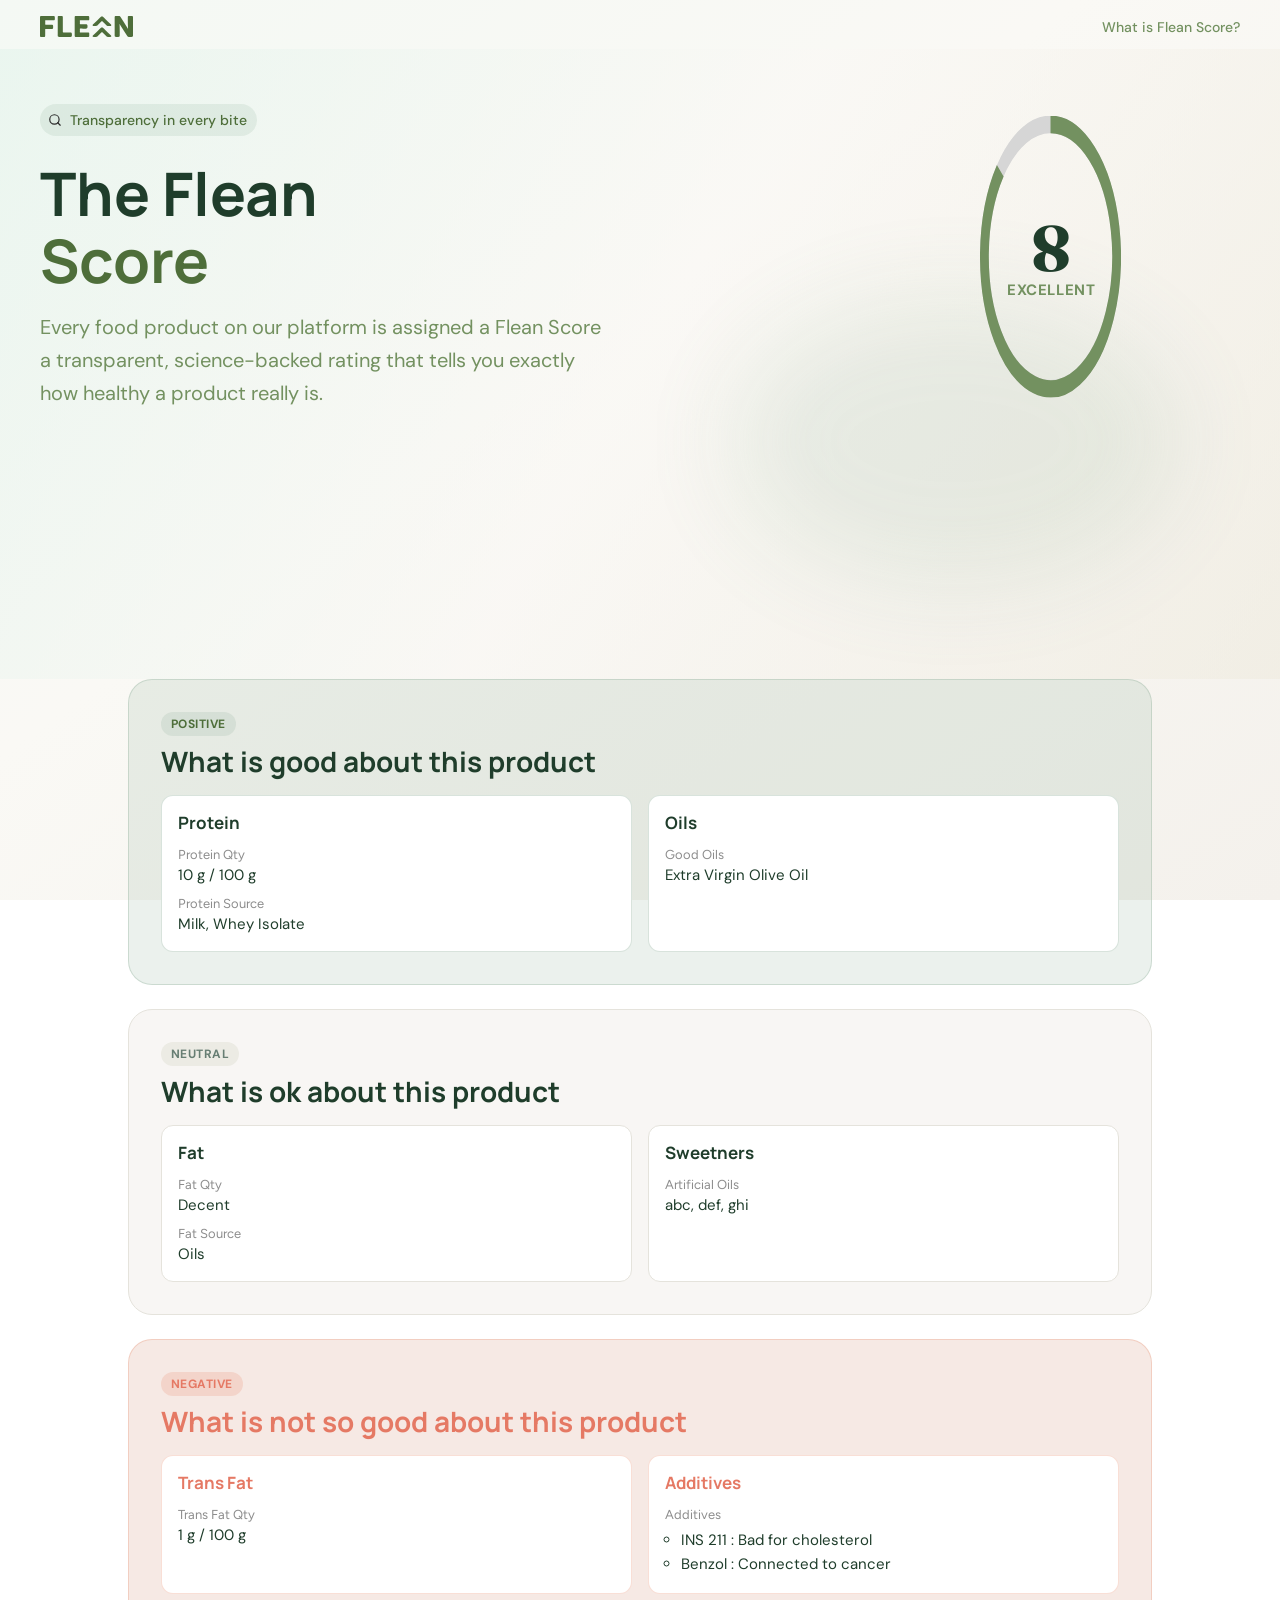
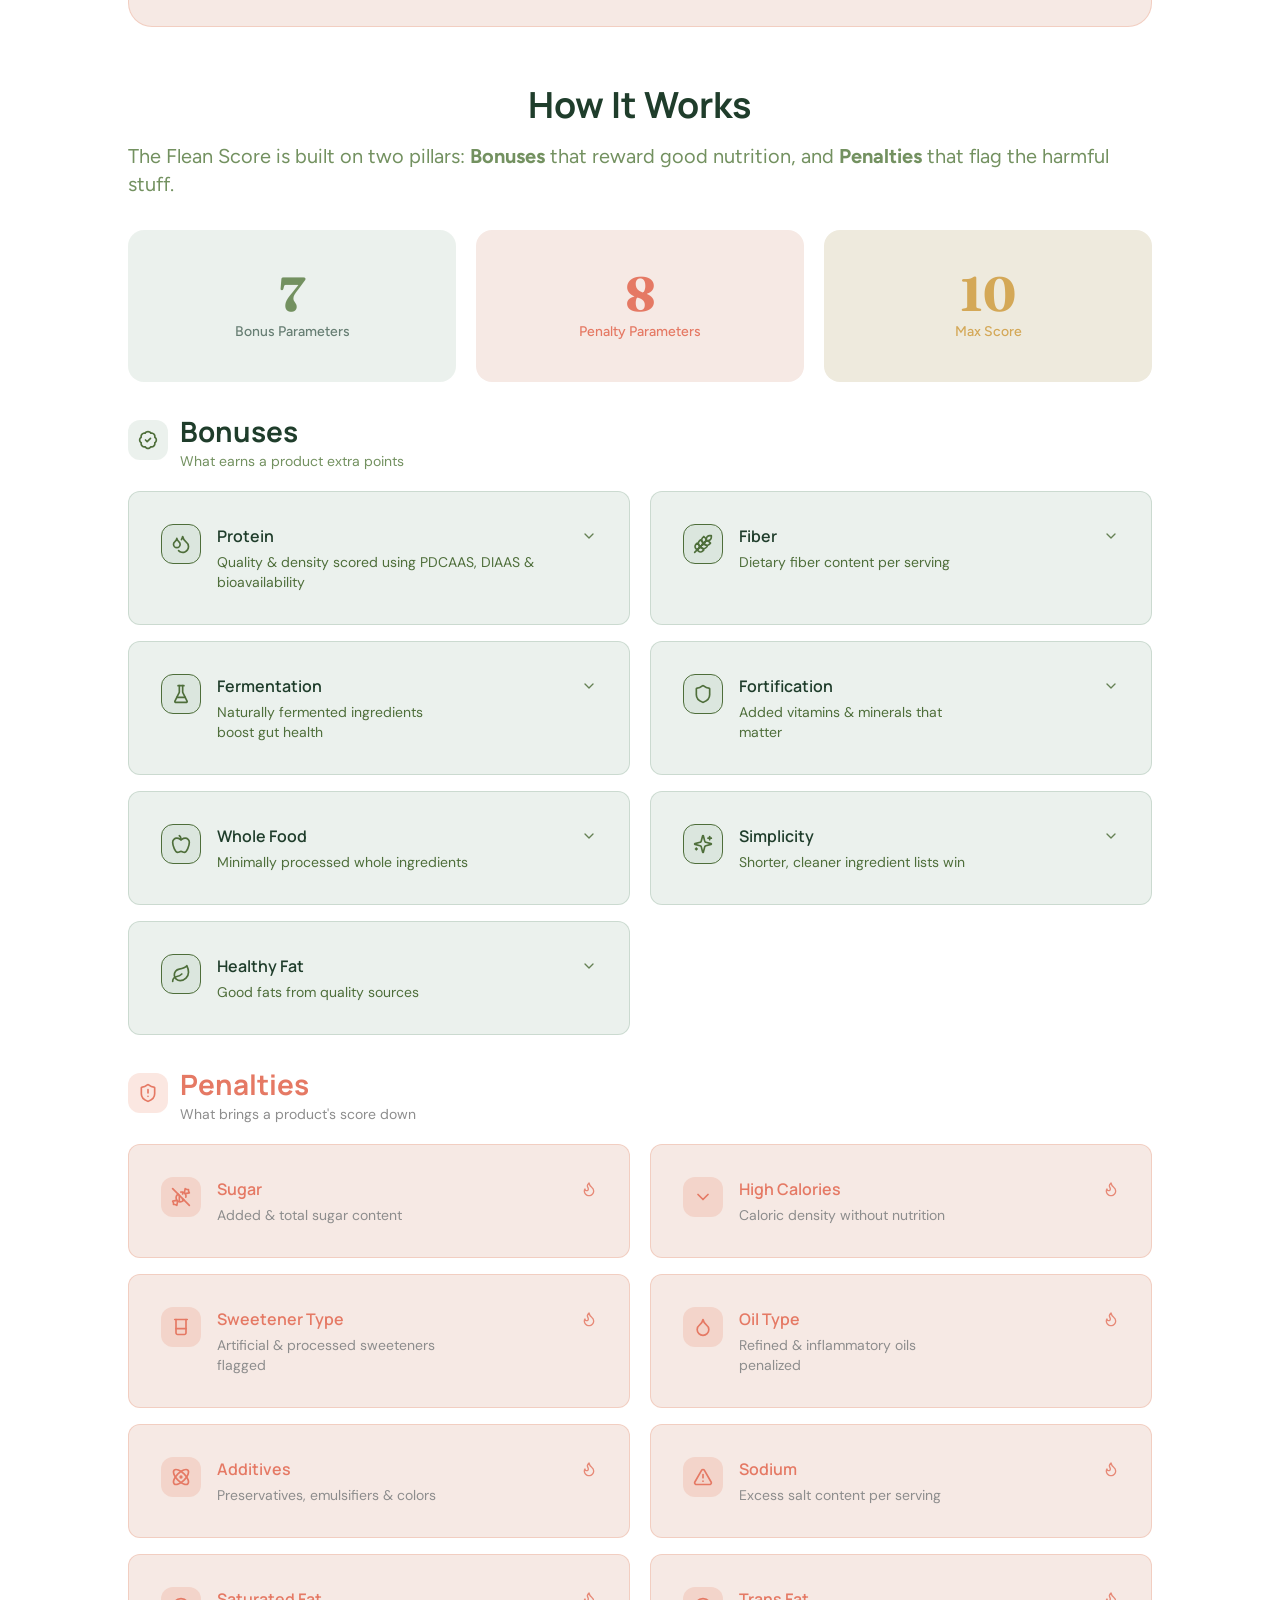
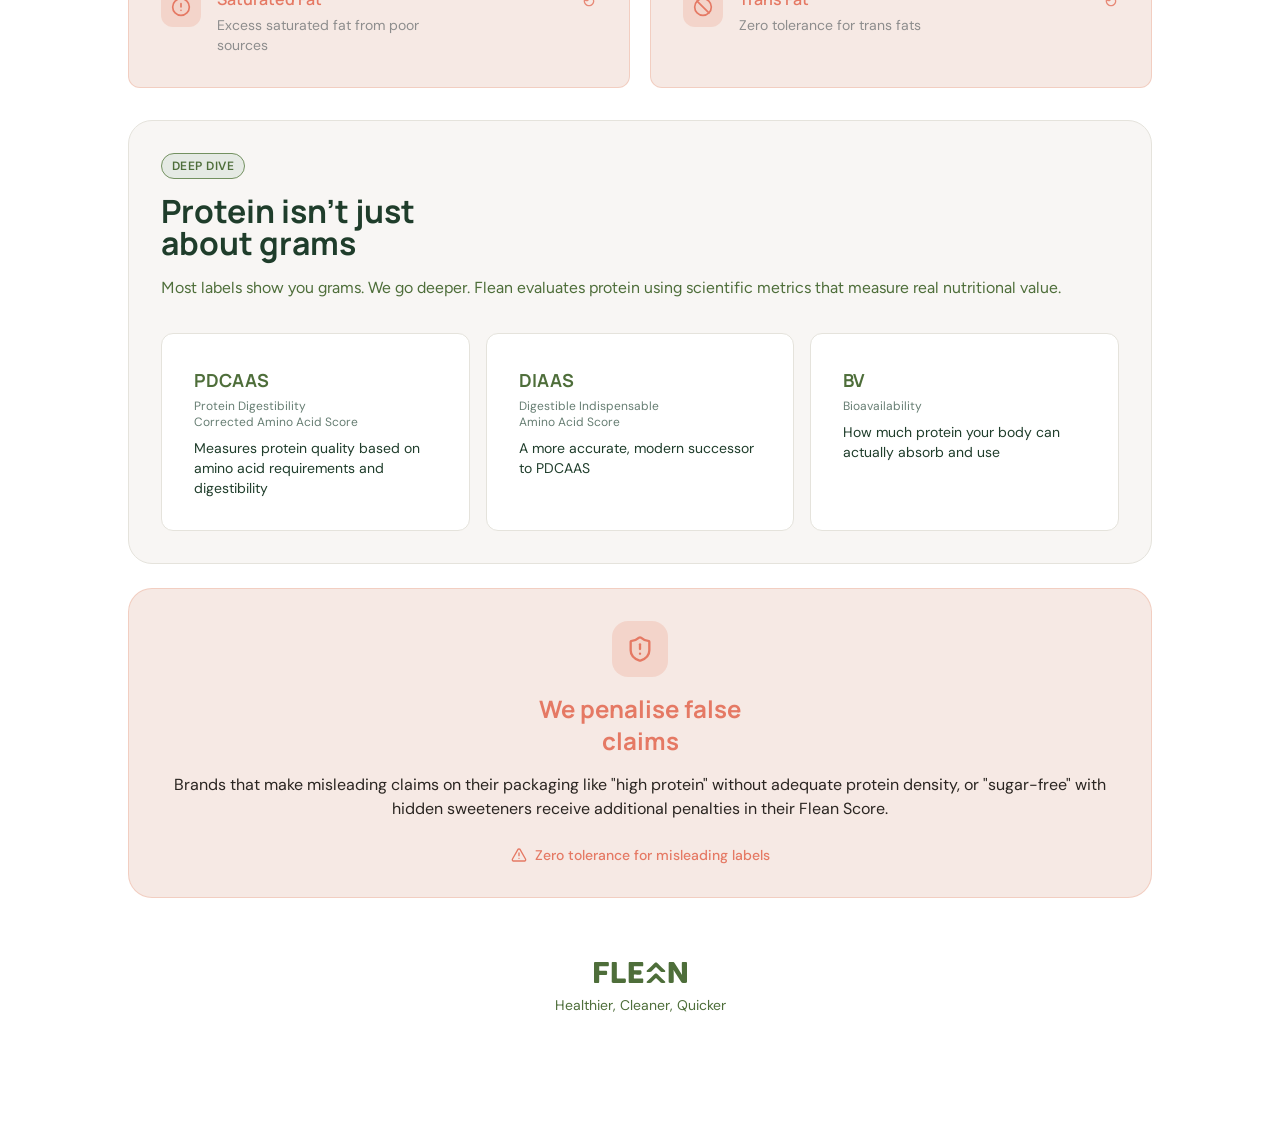
<file: what-is-flean-score/index.html>
<!DOCTYPE html>
<html lang="en">
  <head>
    <meta charset="UTF-8" />
    <meta name="viewport" content="width=device-width, initial-scale=1" />
    <title>Flean Score — Flean</title>
    <link rel="stylesheet" href="./css/design-tokens.css" />
    <link rel="stylesheet" href="./css/flean-score.css" />
  </head>
  <body>
    <div class="page" data-node-id="5088:2254">
      <header class="site-header">
        <a class="site-header__brand" href="#" aria-label="Flean home">
          <img src="./assets/logo.svg" alt="" width="93" height="21" />
        </a>
        <a class="site-header__link" href="#">What is Flean Score?</a>
      </header>

      <section class="hero" aria-labelledby="hero-title">
        <div class="hero__gradient" aria-hidden="true"></div>
        <div class="hero__glow" aria-hidden="true"></div>
        <div class="hero__inner">
          <div class="hero__copy">
            <p class="hero__badge">
              <img src="./assets/leaf.svg" alt="" width="14" height="14" />
              <span>Transparency in every bite</span>
            </p>
            <h1 id="hero-title" class="hero__title">
              <span class="hero__title-line hero__title-line--dark">The Flean</span>
              <span class="hero__title-line hero__title-line--green">Score</span>
            </h1>
            <p class="hero__lead">
              Every food product on our platform is assigned a Flean Score a transparent, science-backed rating that tells you exactly how healthy a product really is.
            </p>
          </div>
          <div class="hero__visual">
            <div class="score-dial" role="img" aria-label="Example score 8, Excellent">
              <div class="score-dial__rings">
                <img class="score-dial__ring" src="./assets/score-ring.svg" alt="" width="216" height="216" />
                <img class="score-dial__track" src="./assets/score-track.svg" alt="" width="216" height="216" />
              </div>
              <div class="score-dial__center">
                <span class="score-dial__value">8</span>
                <span class="score-dial__level">Excellent</span>
              </div>
            </div>
          </div>
        </div>
      </section>

      <section class="insight-section insight-section--positive" aria-labelledby="good-about-title">
        <div class="insight-section__head">
          <p class="insight-section__sentiment">Positive</p>
          <h2 id="good-about-title" class="insight-section__title">What is good about this product</h2>
        </div>
        <div class="insight-grid">
          <article class="insight-card">
            <h3 class="insight-card__title">Protein</h3>
            <ul class="insight-list">
              <li class="insight-list__item"><span class="insight-list__label">Protein Qty</span><span class="insight-list__value">10 g / 100 g</span></li>
              <li class="insight-list__item"><span class="insight-list__label">Protein Source</span><span class="insight-list__value">Milk, Whey Isolate</span></li>
            </ul>
          </article>
          <article class="insight-card">
            <h3 class="insight-card__title">Oils</h3>
            <ul class="insight-list">
              <li class="insight-list__item"><span class="insight-list__label">Good Oils</span><span class="insight-list__value">Extra Virgin Olive Oil</span></li>
            </ul>
          </article>
        </div>
      </section>

      <section class="insight-section insight-section--neutral" aria-labelledby="ok-about-title">
        <div class="insight-section__head">
          <p class="insight-section__sentiment">Neutral</p>
          <h2 id="ok-about-title" class="insight-section__title">What is ok about this product</h2>
        </div>
        <div class="insight-grid">
          <article class="insight-card">
            <h3 class="insight-card__title">Fat</h3>
            <ul class="insight-list">
              <li class="insight-list__item"><span class="insight-list__label">Fat Qty</span><span class="insight-list__value">Decent</span></li>
              <li class="insight-list__item"><span class="insight-list__label">Fat Source</span><span class="insight-list__value">Oils</span></li>
            </ul>
          </article>
          <article class="insight-card">
            <h3 class="insight-card__title">Sweetners</h3>
            <ul class="insight-list">
              <li class="insight-list__item"><span class="insight-list__label">Artificial Oils</span><span class="insight-list__value">abc, def, ghi</span></li>
            </ul>
          </article>
        </div>
      </section>

      <section class="insight-section insight-section--negative" aria-labelledby="not-good-title">
        <div class="insight-section__head">
          <p class="insight-section__sentiment">Negative</p>
          <h2 id="not-good-title" class="insight-section__title">What is not so good about this product</h2>
        </div>
        <div class="insight-grid">
          <article class="insight-card">
            <h3 class="insight-card__title">Trans Fat</h3>
            <ul class="insight-list">
              <li class="insight-list__item"><span class="insight-list__label">Trans Fat Qty</span><span class="insight-list__value">1 g / 100 g</span></li>
            </ul>
          </article>
          <article class="insight-card">
            <h3 class="insight-card__title">Additives</h3>
            <ul class="insight-list">
              <li class="insight-list__item"><span class="insight-list__label">Additives</span><div class="insight-list__value"><ul><li>INS 211 : Bad for cholesterol</li><li>Benzol : Connected to cancer</li></ul></div></li>
            </ul>
          </article>
        </div>
      </section>

      <section class="how" aria-labelledby="how-title">
        <div class="how__inner">
          <h2 id="how-title" class="how__title">How It Works</h2>
          <p class="how__text">
            <span class="how__text-fig">The Flean Score is built on two pillars: </span>
            <strong>Bonuses</strong><span class="how__text-fig"> that reward good nutrition, and </span><strong>Penalties</strong><span class="how__text-fig"> that flag the harmful stuff.</span>
          </p>
          <div class="stat-cards">
            <article class="stat-card stat-card--bonus">
              <p class="stat-card__value">7</p>
              <p class="stat-card__label">Bonus Parameters</p>
            </article>
            <article class="stat-card stat-card--penalty">
              <p class="stat-card__value">8</p>
              <p class="stat-card__label">Penalty Parameters</p>
            </article>
            <article class="stat-card stat-card--max">
              <p class="stat-card__value">10</p>
              <p class="stat-card__label">Max Score</p>
            </article>
          </div>
        </div>
      </section>

      <section class="metric-section" aria-labelledby="bonuses-title">
        <div class="metric-section__head metric-section__head--bonus">
          <div class="metric-section__icon metric-section__icon--bonus">
            <img src="./assets/icon-bonus-header.svg" alt="" width="20" height="20" />
          </div>
          <div>
            <h2 id="bonuses-title" class="metric-section__title">Bonuses</h2>
            <p class="metric-section__subtitle metric-section__subtitle--bonus">What earns a product extra points</p>
          </div>
        </div>
        <ul class="metric-list">
          <li class="metric-card metric-card--bonus">
            <div class="metric-card__icon metric-card__icon--bonus"><img src="./assets/icon-bonus-1.svg" alt="" width="20" height="20" /></div>
            <div class="metric-card__body">
              <div class="metric-card__row">
                <h3 class="metric-card__title">Protein</h3>
                <img class="metric-card__chevron" src="./assets/chevron.svg" alt="" width="16" height="16" />
              </div>
              <p class="metric-card__desc">Quality &amp; density scored using PDCAAS, DIAAS &amp; bioavailability</p>
            </div>
          </li>
          <li class="metric-card metric-card--bonus">
            <div class="metric-card__icon metric-card__icon--bonus"><img src="./assets/icon-bonus-2.svg" alt="" width="20" height="20" /></div>
            <div class="metric-card__body">
              <div class="metric-card__row">
                <h3 class="metric-card__title">Fiber</h3>
                <img class="metric-card__chevron" src="./assets/chevron.svg" alt="" width="16" height="16" />
              </div>
              <p class="metric-card__desc">Dietary fiber content per serving</p>
            </div>
          </li>
          <li class="metric-card metric-card--bonus">
            <div class="metric-card__icon metric-card__icon--bonus"><img src="./assets/icon-bonus-3.svg" alt="" width="20" height="20" /></div>
            <div class="metric-card__body">
              <div class="metric-card__row">
                <h3 class="metric-card__title">Fermentation</h3>
                <img class="metric-card__chevron" src="./assets/chevron.svg" alt="" width="16" height="16" />
              </div>
              <p class="metric-card__desc">Naturally fermented ingredients<br />boost gut health</p>
            </div>
          </li>
          <li class="metric-card metric-card--bonus">
            <div class="metric-card__icon metric-card__icon--bonus"><img src="./assets/icon-bonus-4.svg" alt="" width="20" height="20" /></div>
            <div class="metric-card__body">
              <div class="metric-card__row">
                <h3 class="metric-card__title">Fortification</h3>
                <img class="metric-card__chevron" src="./assets/chevron.svg" alt="" width="16" height="16" />
              </div>
              <p class="metric-card__desc">Added vitamins &amp; minerals that<br />matter</p>
            </div>
          </li>
          <li class="metric-card metric-card--bonus">
            <div class="metric-card__icon metric-card__icon--bonus"><img src="./assets/icon-bonus-5.svg" alt="" width="20" height="20" /></div>
            <div class="metric-card__body">
              <div class="metric-card__row">
                <h3 class="metric-card__title">Whole Food</h3>
                <img class="metric-card__chevron" src="./assets/chevron.svg" alt="" width="16" height="16" />
              </div>
              <p class="metric-card__desc">Minimally processed whole ingredients</p>
            </div>
          </li>
          <li class="metric-card metric-card--bonus">
            <div class="metric-card__icon metric-card__icon--bonus"><img src="./assets/icon-bonus-6.svg" alt="" width="20" height="20" /></div>
            <div class="metric-card__body">
              <div class="metric-card__row">
                <h3 class="metric-card__title">Simplicity</h3>
                <img class="metric-card__chevron" src="./assets/chevron.svg" alt="" width="16" height="16" />
              </div>
              <p class="metric-card__desc">Shorter, cleaner ingredient lists win</p>
            </div>
          </li>
          <li class="metric-card metric-card--bonus">
            <div class="metric-card__icon metric-card__icon--bonus"><img src="./assets/icon-bonus-7.svg" alt="" width="20" height="20" /></div>
            <div class="metric-card__body">
              <div class="metric-card__row">
                <h3 class="metric-card__title">Healthy Fat</h3>
                <img class="metric-card__chevron" src="./assets/chevron.svg" alt="" width="16" height="16" />
              </div>
              <p class="metric-card__desc">Good fats from quality sources</p>
            </div>
          </li>
        </ul>
      </section>

      <section class="metric-section" aria-labelledby="penalties-title">
        <div class="metric-section__head metric-section__head--penalty">
          <div class="metric-section__icon metric-section__icon--penalty">
            <img src="./assets/icon-penalty-header.svg" alt="" width="20" height="20" />
          </div>
          <div>
            <h2 id="penalties-title" class="metric-section__title metric-section__title--penalty">Penalties</h2>
            <p class="metric-section__subtitle metric-section__subtitle--penalty">What brings a product's score down</p>
          </div>
        </div>
        <ul class="metric-list">
          <li class="metric-card metric-card--penalty">
            <div class="metric-card__icon metric-card__icon--penalty"><img src="./assets/icon-penalty-1.svg" alt="" width="20" height="20" /></div>
            <div class="metric-card__body">
              <div class="metric-card__row">
                <h3 class="metric-card__title metric-card__title--penalty">Sugar</h3>
                <img class="metric-card__chevron" src="./assets/icon-chevron-penalty.svg" alt="" width="16" height="16" />
              </div>
              <p class="metric-card__desc metric-card__desc--muted">Added &amp; total sugar content</p>
            </div>
          </li>
          <li class="metric-card metric-card--penalty">
            <div class="metric-card__icon metric-card__icon--penalty"><img src="./assets/icon-penalty-2.svg" alt="" width="20" height="20" /></div>
            <div class="metric-card__body">
              <div class="metric-card__row">
                <h3 class="metric-card__title metric-card__title--penalty">High Calories</h3>
                <img class="metric-card__chevron" src="./assets/icon-chevron-penalty.svg" alt="" width="16" height="16" />
              </div>
              <p class="metric-card__desc metric-card__desc--muted">Caloric density without nutrition</p>
            </div>
          </li>
          <li class="metric-card metric-card--penalty">
            <div class="metric-card__icon metric-card__icon--penalty"><img src="./assets/icon-penalty-sweetener.svg" alt="" width="20" height="20" /></div>
            <div class="metric-card__body">
              <div class="metric-card__row">
                <h3 class="metric-card__title metric-card__title--penalty">Sweetener Type</h3>
                <img class="metric-card__chevron" src="./assets/icon-chevron-penalty.svg" alt="" width="16" height="16" />
              </div>
              <p class="metric-card__desc metric-card__desc--muted">Artificial &amp; processed sweeteners<br /><span class="metric-card__emph">flagged</span></p>
            </div>
          </li>
          <li class="metric-card metric-card--penalty">
            <div class="metric-card__icon metric-card__icon--penalty"><img src="./assets/icon-penalty-oil.svg" alt="" width="20" height="20" /></div>
            <div class="metric-card__body">
              <div class="metric-card__row">
                <h3 class="metric-card__title metric-card__title--penalty">Oil Type</h3>
                <img class="metric-card__chevron" src="./assets/icon-chevron-penalty.svg" alt="" width="16" height="16" />
              </div>
              <p class="metric-card__desc metric-card__desc--muted">Refined &amp; inflammatory oils<br /><span class="metric-card__emph">penalized</span></p>
            </div>
          </li>
          <li class="metric-card metric-card--penalty">
            <div class="metric-card__icon metric-card__icon--penalty"><img src="./assets/icon-penalty-6.svg" alt="" width="20" height="20" /></div>
            <div class="metric-card__body">
              <div class="metric-card__row">
                <h3 class="metric-card__title metric-card__title--penalty">Additives</h3>
                <img class="metric-card__chevron" src="./assets/icon-chevron-penalty.svg" alt="" width="16" height="16" />
              </div>
              <p class="metric-card__desc metric-card__desc--muted">Preservatives, emulsifiers &amp; colors</p>
            </div>
          </li>
          <li class="metric-card metric-card--penalty">
            <div class="metric-card__icon metric-card__icon--penalty"><img src="./assets/icon-penalty-7.svg" alt="" width="20" height="20" /></div>
            <div class="metric-card__body">
              <div class="metric-card__row">
                <h3 class="metric-card__title metric-card__title--penalty">Sodium</h3>
                <img class="metric-card__chevron" src="./assets/icon-chevron-penalty.svg" alt="" width="16" height="16" />
              </div>
              <p class="metric-card__desc metric-card__desc--muted">Excess salt content per serving</p>
            </div>
          </li>
          <li class="metric-card metric-card--penalty">
            <div class="metric-card__icon metric-card__icon--penalty"><img src="./assets/icon-penalty-8.svg" alt="" width="20" height="20" /></div>
            <div class="metric-card__body">
              <div class="metric-card__row">
                <h3 class="metric-card__title metric-card__title--penalty">Saturated Fat</h3>
                <img class="metric-card__chevron" src="./assets/icon-chevron-penalty.svg" alt="" width="16" height="16" />
              </div>
              <p class="metric-card__desc metric-card__desc--muted">Excess saturated fat from poor<br />sources</p>
            </div>
          </li>
          <li class="metric-card metric-card--penalty">
            <div class="metric-card__icon metric-card__icon--penalty"><img src="./assets/icon-penalty-9.svg" alt="" width="20" height="20" /></div>
            <div class="metric-card__body">
              <div class="metric-card__row">
                <h3 class="metric-card__title metric-card__title--penalty">Trans Fat</h3>
                <img class="metric-card__chevron" src="./assets/icon-chevron-penalty.svg" alt="" width="16" height="16" />
              </div>
              <p class="metric-card__desc metric-card__desc--muted">Zero tolerance for trans fats</p>
            </div>
          </li>
        </ul>
      </section>

      <section class="deep-dive" aria-labelledby="deep-dive-title">
        <div class="deep-dive__badge-wrap">
          <span class="deep-dive__badge">Deep Dive</span>
        </div>
        <h2 id="deep-dive-title" class="deep-dive__title">Protein isn't just<br />about grams</h2>
        <p class="deep-dive__intro">
          Most labels show you grams. We go deeper. Flean evaluates protein using scientific metrics that measure real nutritional value.
        </p>
        <div class="deep-dive__metrics">
          <article class="deep-metric">
            <h3 class="deep-metric__abbr">PDCAAS</h3>
            <p class="deep-metric__sub">Protein Digestibility<br />Corrected Amino Acid Score</p>
            <p class="deep-metric__text">Measures protein quality based on amino acid requirements and digestibility</p>
          </article>
          <article class="deep-metric">
            <h3 class="deep-metric__abbr">DIAAS</h3>
            <p class="deep-metric__sub">Digestible Indispensable<br />Amino Acid Score</p>
            <p class="deep-metric__text">A more accurate, modern successor to PDCAAS</p>
          </article>
          <article class="deep-metric">
            <h3 class="deep-metric__abbr">BV</h3>
            <p class="deep-metric__sub">Bioavailability</p>
            <p class="deep-metric__text">How much protein your body can actually absorb and use</p>
          </article>
        </div>
      </section>

      <section class="false-claims" aria-labelledby="false-claims-title">
        <div class="false-claims__icon-wrap">
          <img src="./assets/shield.svg" alt="" width="28" height="28" />
        </div>
        <h2 id="false-claims-title" class="false-claims__title">We penalise false<br />claims</h2>
        <p class="false-claims__text">
          Brands that make misleading claims on their packaging like "high protein" without adequate protein density, or "sugar-free" with hidden sweeteners receive additional penalties in their Flean Score.
        </p>
        <p class="false-claims__note">
          <img src="./assets/warning.svg" alt="" width="16" height="16" />
          <span>Zero tolerance for misleading labels</span>
        </p>
      </section>

      <footer class="site-footer">
        <img src="./assets/logo-footer.svg" alt="" width="93" height="21" />
        <p class="site-footer__tagline">Healthier, Cleaner, Quicker</p>
      </footer>
    </div>
  </body>
</html>
</file>
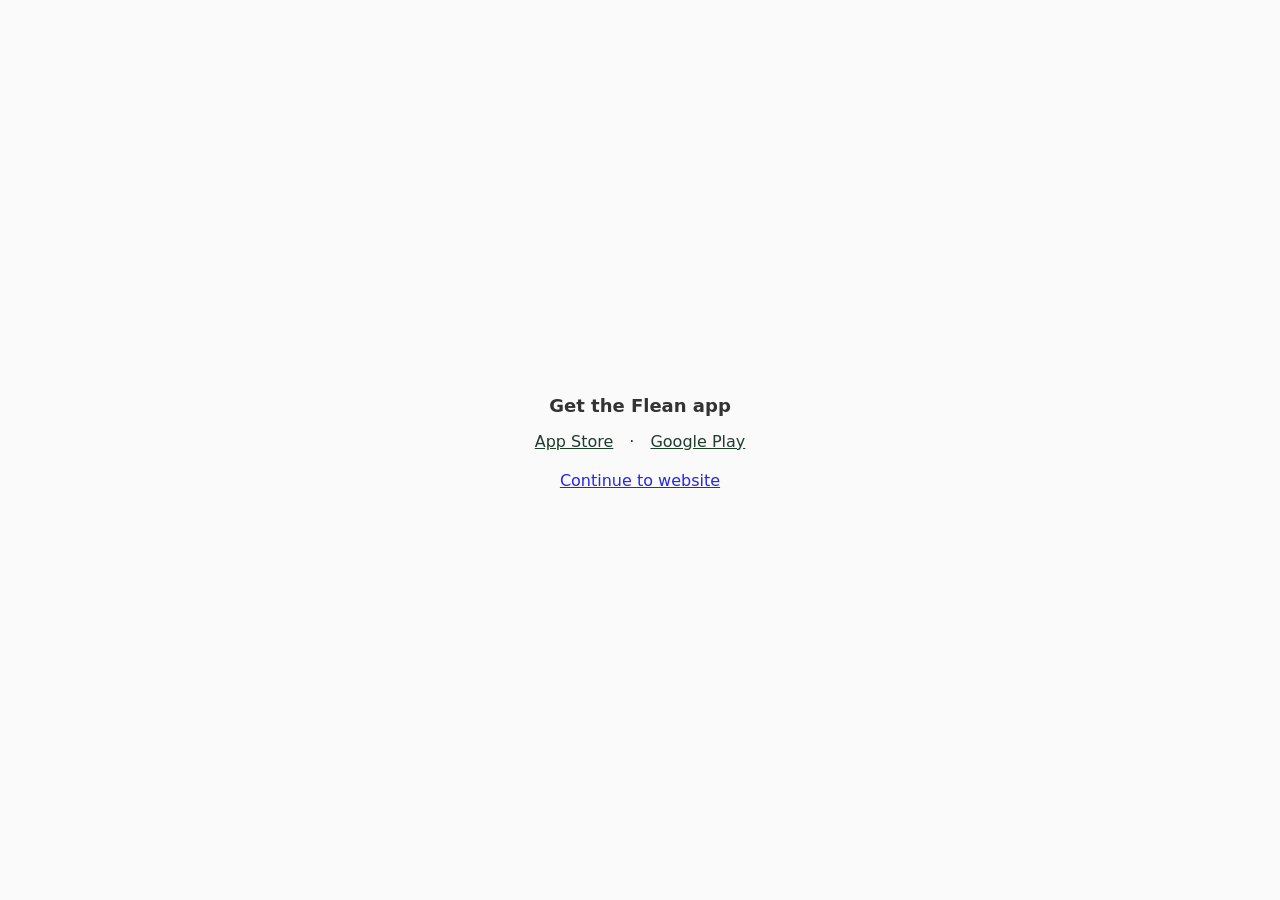
<file: landing-page/onelink/index.html>
<!DOCTYPE html>
<html lang="en">
  <head>
    <meta charset="UTF-8" />
    <meta name="viewport" content="width=device-width, initial-scale=1" />
    <meta name="robots" content="noindex, nofollow" />
    <!-- Mobile: script sends to Play / App Store. Desktop stays with store links below. -->
    <title>Get Flean</title>
    <script>
      (function () {
        var PLAY =
          "https://play.google.com/store/apps/details?id=ai.flean.shop&hl=en_IN";
        var IOS =
          "https://apps.apple.com/in/app/flean-clean-food-nutrition/id6762185485";
        var ua = navigator.userAgent || navigator.vendor || "";
        var isAndroid = /Android/i.test(ua);
        var isIOS =
          /iPad|iPhone|iPod/i.test(ua) ||
          (navigator.platform === "MacIntel" && navigator.maxTouchPoints > 1);
        if (isAndroid) window.location.replace(PLAY);
        else if (isIOS) window.location.replace(IOS);
        else window.ONELINK_DESKTOP = true;
      })();
    </script>
    <style>
      body {
        margin: 0;
        min-height: 100vh;
        font-family:
          system-ui,
          -apple-system,
          sans-serif;
        display: grid;
        place-items: center;
        background: #fafafa;
        color: #333;
      }
      .onelink-box {
        margin: 0 1rem;
        max-width: 22rem;
        text-align: center;
      }
      .onelink-title {
        font-weight: 600;
        margin: 0 0 1rem;
        font-size: 1.125rem;
      }
      .onelink-links {
        display: flex;
        flex-wrap: wrap;
        gap: 0.75rem 1rem;
        justify-content: center;
        align-items: center;
      }
      .onelink-links a {
        color: #1f3d2b;
        font-weight: 500;
      }
      [hidden] {
        display: none !important;
      }
    </style>
  </head>
  <body>
    <main id="onelink-desktop" class="onelink-box" hidden>
      <p class="onelink-title">Get the Flean app</p>
      <p class="onelink-links">
        <a
          href="https://apps.apple.com/in/app/flean-clean-food-nutrition/id6762185485"
          rel="noopener noreferrer"
          >App Store</a
        >
        <span aria-hidden="true">·</span>
        <a
          href="https://play.google.com/store/apps/details?id=ai.flean.shop&amp;hl=en_IN"
          rel="noopener noreferrer"
          >Google Play</a
        >
      </p>
      <p style="margin-top: 1.25rem">
        <a href="https://flean.ai/" style="font-weight: 400; opacity: 0.85"
          >Continue to website</a
        >
      </p>
    </main>
    <p id="onelink-mobile-wait" class="onelink-box" hidden>Taking you to the store…</p>
    <script>
      (function () {
        if (!window.ONELINK_DESKTOP) {
          document.getElementById("onelink-mobile-wait").hidden = false;
          return;
        }
        document.getElementById("onelink-desktop").hidden = false;
      })();
    </script>
    <noscript>
      <main class="onelink-box">
        <p class="onelink-title">Get the Flean app</p>
        <p class="onelink-links">
          <a
            href="https://apps.apple.com/in/app/flean-clean-food-nutrition/id6762185485"
            rel="noopener noreferrer"
            >App Store</a
          >
          <span aria-hidden="true">·</span>
          <a
            href="https://play.google.com/store/apps/details?id=ai.flean.shop&amp;hl=en_IN"
            rel="noopener noreferrer"
            >Google Play</a
          >
        </p>
        <p style="margin-top: 1.25rem">
          <a href="https://flean.ai/">Continue to website</a>
        </p>
      </main>
    </noscript>
  </body>
</html>
</file>
<file: what-is-flean-score/css/design-tokens.css>
/**
 * Flean Score — design tokens
 * Source: Figma "Flean Application" (file key Ip8sZkzULH8kTSN7MCViD3),
 * frame "Flean Score" (5088:2254). Colors & type sampled from the file;
 * "Variable collection" locals merged below.
 *
 * To refresh codegen context: open the file in Figma desktop, select the
 * Flean Score frame, then run get_design_context from the Figma MCP.
 */

@import url("https://fonts.googleapis.com/css2?family=DM+Sans:ital,opsz,wght@0,9..40,400;0,9..40,500;0,9..40,600;0,9..40,700;1,9..40,400&family=Fraunces:opsz,wght@9..144,700&family=Figtree:wght@400;500;700&family=Manrope:wght@600;700;800&display=swap");

:root {
  /* ----- Figma variables ("Variable collection") — exact names as CSS-safe ----- */
  --figma-colour-1: #739160;
  --figma-colour-2: #ffffff;
  --figma-text-1: #979899;
  --figma-sub-background: rgb(
    143 175 154 / 0.18
  ); /* Sub-background: #8faf9a @ 18% */
  --figma-line: #d7d7d7;
  --figma-text-2: #8d8d8d;
  --figma-sub-background-2: rgb(
    212 168 87 / 0.5
  ); /* #d4a857 @ 50% — use where semi-transparent gold tint is needed */
  --figma-text-body: #4e6e3a;
  --figma-nos: #e57964; /* penalty / "no" accent */
  --figma-main-background: #f4f1ec;
  --figma-text-headings: #2a2521;
  --figma-text-sub-headings: #2b2b2b;
  --figma-text-sub-headings-2: #d4a857;
  --figma-buttons: #1f3d2b;
  --figma-background: #8faf9a; /* solid brand green from variables */

  /* ----- Names used by Figma MCP codegen (matches var() in design context export) ----- */
  --colour-1: var(--figma-colour-1);
  --colour-2: var(--figma-colour-2);
  --sub-background: var(--figma-sub-background);
  --text-2: var(--figma-text-2);

  /* ----- Semantic aliases — Flean Score page ----- */
  --color-page-bg: var(--figma-main-background);
  --color-surface: var(--figma-colour-2);
  --color-card: #f8f6f4;
  --color-card-border: #e5e3dc;
  --color-background-muted: #ffffff; /* nested metric blocks */

  --color-text-primary: var(--figma-text-body);
  --color-text-heading: var(--figma-buttons);
  --color-text-heading-alt: var(--figma-text-headings);
  --color-text-muted: var(--figma-text-2);
  --color-text-subtle: var(--figma-text-1);

  --color-accent-green: var(--figma-text-body);
  --color-accent-olive: var(--figma-colour-1);
  --color-accent-gold: var(--figma-text-sub-headings-2);
  --color-penalty: var(--figma-nos);
  --color-penalty-surface: #f6e9e4;
  --color-penalty-text: #2a2521;

  --color-bonus-muted-bg: var(--figma-sub-background);
  --color-penalty-muted-bg: var(--figma-sub-background-2);
  --color-secondary-section-bg: #eeeadd; /* Max score tile */

  --color-icon-tint: rgb(226 97 54 / 0.15);
  --color-card-stroke-penalty: rgb(226 97 54 / 0.2);
  --color-divider: #d6d6d6;
  --color-line: var(--figma-line);

  --color-score-ring: #4e6e3a;
  --color-score-ring-stroke: #2b2b2b;

  /* Typography — families from Figma text layers */
  --font-heading: "Manrope", system-ui, sans-serif;
  --font-body: "DM Sans", system-ui, sans-serif;
  --font-display: "Fraunces", Georgia, "Times New Roman", serif;
  --font-label: "Figtree", system-ui, sans-serif;

  /* Type scale (px) */
  --text-nav: 0.875rem; /* 14 */
  --text-body-lg: 1.125rem; /* 18 hero description */
  --text-body: 0.875rem; /* 14 */
  --text-caption: 0.875rem;
  --text-metric-title: 1rem; /* 16 */
  --text-section-lg: 1.875rem; /* 30 */
  --text-section: 1.5rem; /* 24 */
  --text-hero: 2.25rem; /* 36 */
  --text-stat: 3rem; /* 48 Fraunces */

  --leading-tight: 1.11; /* 40/36 */
  --leading-hero: 1.25; /* 45/36 */
  --leading-snug: 1.2; /* 24/20 */
  --leading-body: 1.625; /* ~29.25/18 */
  --leading-normal: 1.43; /* 20/14 */

  --letter-spacing-tight-label: 0.04em; /* Score level ~0.6px @ 14px */

  /* Layout */
  --page-max-width: 390px;
  --page-gutter: 2.5rem; /* horizontal inset for .page (desktop / wide) */
  --page-gutter-effective: var(--page-gutter); /* narrow screens override below */
  --radius-xl: 0.75rem; /* 12px — matches Tailwind rounded-xl */
  --radius-pill: 624.9375rem;

  /* Shared card column + padding (stat, metric, false-claims, deep dive) */
  --card-rail-max: 56rem;
  --card-padding: 2rem; /* default; mobile override below */

  /* Shadows — not defined as variables in file; optional polish */
  --shadow-none: none;
}

/* Phones: stronger insets + card padding (avoids clamp pinning to 1rem) */
@media (max-width: 639.98px) {
  :root {
    --card-padding: 2.25rem;
    --page-gutter-effective: max(1.5rem, min(2.25rem, 6vw + 1.25rem));
  }
}
</file>
<file: what-is-flean-score/css/flean-score.css>
/* Flean Score page — layout & components (tokens in design-tokens.css) */

*,
*::before,
*::after {
  box-sizing: border-box;
}

html {
  min-height: 100%;
  overflow-x: clip; /* full-bleed hero (100vw) without horizontal scroll */
}

body {
  margin: 0;
  min-height: 100vh;
  color: var(--color-text-primary);
  font-family: var(--font-body);
  font-size: var(--text-body);
  line-height: var(--leading-normal);
  -webkit-font-smoothing: antialiased;
  /* Full-viewport wash — no “phone frame” or outer gray band */
  background: linear-gradient(
    145deg,
    #f4f9f4 0%,
    #faf9f5 42%,
    var(--color-page-bg) 100%
  );
  background-attachment: fixed;
}

@media (max-width: 48rem) {
  body {
    background-attachment: scroll;
  }
}

img {
  display: block;
  max-width: 100%;
  height: auto;
}

.page {
  width: 100%;
  max-width: 75rem; /* ~1200px — content column on large screens */
  margin: 0 auto;
  padding-left: max(
    var(--page-gutter-effective),
    env(safe-area-inset-left, 0px)
  );
  padding-right: max(
    var(--page-gutter-effective),
    env(safe-area-inset-right, 0px)
  );
  padding-bottom: clamp(2.5rem, 5vw, 4rem);
  background: transparent;
}

/* ----- Header ----- */
.site-header {
  display: flex;
  align-items: center;
  justify-content: space-between;
  padding-top: 0.75rem;
  padding-bottom: 0.5rem;
}

.site-header__brand {
  display: flex;
  line-height: 0;
}

.site-header__link {
  font-family: var(--font-body);
  font-weight: 500;
  font-size: var(--text-nav);
  line-height: 1.25rem;
  color: var(--colour-1);
  text-decoration: none;
  text-align: right;
}

.site-header__link:hover {
  text-decoration: underline;
}

/* ----- Hero ----- */
.hero {
  position: relative;
  /* Full-viewport bleed (gradient stretches edge to edge) */
  width: 100vw;
  max-width: 100vw;
  margin-left: calc(50% - 50vw);
  min-height: clamp(28rem, 70vh, 40rem);
  overflow: hidden;
  padding-bottom: clamp(1.5rem, 4vw, 3rem);
}

.hero__gradient {
  position: absolute;
  inset: 0;
  opacity: 0.55;
  background: linear-gradient(
    120.13deg,
    rgb(226, 243, 235) 0%,
    rgb(250, 248, 245) 50%,
    rgb(238, 234, 221) 100%
  );
  border-radius: 0;
  pointer-events: none;
}

.hero__glow {
  position: absolute;
  left: 50%;
  bottom: 1.5rem;
  width: min(22.5rem, 80vw);
  height: 14rem;
  transform: translateX(-50%);
  border-radius: 50%;
  background: var(--sub-background);
  filter: blur(48px);
  pointer-events: none;
}

.hero__inner {
  position: relative;
  z-index: 1;
  display: flex;
  flex-direction: column;
  align-items: stretch;
  gap: clamp(1.5rem, 4vw, 3rem);
  padding-top: clamp(1.25rem, 3vw, 2.5rem);
  padding-left: max(
    var(--page-gutter-effective),
    env(safe-area-inset-left, 0px)
  );
  padding-right: max(
    var(--page-gutter-effective),
    env(safe-area-inset-right, 0px)
  );
  max-width: 75rem;
  margin: 0 auto;
}

.hero__copy {
  max-width: 26rem;
  margin: 0 auto;
  width: 100%;
}

.hero__visual {
  display: flex;
  justify-content: center;
  align-items: center;
  flex-shrink: 0;
}

.hero__badge {
  display: inline-flex;
  align-items: center;
  gap: 0.5rem;
  margin: 0 0 1.5rem;
  padding: 0.375rem 0.625rem 0.375rem 0.5rem;
  border-radius: var(--radius-pill);
  background: var(--sub-background);
  font-family: var(--font-body);
  font-weight: 500;
  font-size: var(--text-nav);
  line-height: 1.25rem;
  color: var(--color-accent-green);
}

.hero__title {
  margin: 0 0 1rem;
  font-family: var(--font-heading);
  font-weight: 700;
  font-size: clamp(2rem, 5vw + 1.25rem, 2.75rem);
  line-height: 1.15;
}

.hero__title-line {
  display: block;
}

.hero__title-line--dark {
  color: var(--color-text-heading);
}

.hero__title-line--green {
  color: var(--color-accent-green);
}

.hero__lead {
  margin: 0;
  max-width: 36rem;
  font-size: clamp(1rem, 1.35vw + 0.85rem, 1.25rem);
  line-height: 1.65;
  color: var(--colour-1);
  text-wrap: pretty;
}

/* Score dial */
.score-dial {
  position: relative;
  width: clamp(15rem, 12vw + 10rem, 20rem);
  height: clamp(15rem, 12vw + 10rem, 20rem);
  margin: 0 auto;
}

.score-dial__rings {
  position: absolute;
  inset: 0;
  transform: rotate(-90deg);
}

.score-dial__ring,
.score-dial__track {
  position: absolute;
  inset: 5%;
  width: 90%;
  height: 90%;
  object-fit: contain;
}

.score-dial__track {
  z-index: 1;
}

.score-dial__center {
  position: absolute;
  inset: 0;
  z-index: 2;
  display: flex;
  flex-direction: column;
  align-items: center;
  justify-content: center;
  gap: 0.125rem;
  pointer-events: none;
}

.score-dial__value {
  font-family: var(--font-display);
  font-weight: 700;
  font-size: clamp(2.75rem, 4vw + 1.5rem, 4rem);
  line-height: 1;
  color: var(--color-text-heading);
  font-variation-settings: "SOFT" 0, "WONK" 1;
}

.score-dial__level {
  font-family: var(--font-body);
  font-weight: 700;
  font-size: clamp(0.8125rem, 0.5vw + 0.7rem, 0.9375rem);
  line-height: 1rem;
  letter-spacing: var(--letter-spacing-tight-label);
  text-transform: uppercase;
  color: var(--colour-1);
}

/* ----- Divider ----- */
.section-rule {
  margin: clamp(0.5rem, 2vw, 1.5rem) 0;
  line-height: 0;
  max-width: 68rem;
  margin-left: auto;
  margin-right: auto;
}

.section-rule img {
  width: 100%;
  height: 1px;
}

/* ----- Product insights (section 2/3/4) ----- */
.insight-section {
  width: 100%;
  max-width: var(--card-rail-max);
  margin: 0 auto 1.5rem;
  padding: var(--card-padding);
  border-radius: clamp(1rem, 2vw, 1.5rem);
  border: 1px solid transparent;
  box-sizing: border-box;
}

.insight-section--positive {
  background: var(--sub-background);
  border-color: rgb(143 175 154 / 0.35);
}

.insight-section--neutral {
  background: var(--color-card);
  border-color: var(--color-card-border);
}

.insight-section--negative {
  background: var(--color-penalty-surface);
  border-color: var(--color-card-stroke-penalty);
}

.insight-section__head {
  margin-bottom: 1rem;
}

.insight-section__sentiment {
  margin: 0 0 0.5rem;
  display: inline-block;
  padding: 0.25rem 0.625rem;
  border-radius: var(--radius-pill);
  font-family: var(--font-body);
  font-size: 0.75rem;
  line-height: 1rem;
  font-weight: 700;
  text-transform: uppercase;
  letter-spacing: 0.04em;
}

.insight-section--positive .insight-section__sentiment {
  color: var(--color-accent-green);
  background: rgb(143 175 154 / 0.2);
}

.insight-section--neutral .insight-section__sentiment {
  color: #677e73;
  background: #ecebe4;
}

.insight-section--negative .insight-section__sentiment {
  color: var(--color-penalty);
  background: rgb(226 97 54 / 0.15);
}

.insight-section__title {
  margin: 0;
  font-family: var(--font-heading);
  font-size: clamp(1.25rem, 1.5vw + 1rem, 1.75rem);
  line-height: 1.25;
  color: var(--color-text-heading);
  text-wrap: balance;
}

.insight-section--negative .insight-section__title {
  color: var(--color-penalty);
}

.insight-grid {
  display: grid;
  grid-template-columns: 1fr;
  gap: 1rem;
}

.insight-card {
  background: var(--colour-2);
  border: 1px solid var(--color-card-border);
  border-radius: var(--radius-xl);
  padding: 1rem;
}

.insight-section--positive .insight-card {
  border-color: rgb(143 175 154 / 0.35);
}

.insight-section--negative .insight-card {
  border-color: var(--color-card-stroke-penalty);
}

.insight-card__title {
  margin: 0 0 0.75rem;
  font-family: var(--font-heading);
  font-weight: 700;
  font-size: 1.0625rem;
  line-height: 1.35;
  color: var(--color-text-heading);
}

.insight-section--negative .insight-card__title {
  color: var(--color-penalty);
}

.insight-list {
  list-style: none;
  margin: 0;
  padding: 0;
  display: flex;
  flex-direction: column;
  gap: 0.625rem;
}

.insight-list__item {
  margin: 0;
  display: flex;
  flex-direction: column;
  gap: 0.15rem;
}

.insight-list__label {
  font-family: var(--font-label);
  font-size: 0.8125rem;
  line-height: 1.2;
  color: var(--text-2);
}

.insight-list__value {
  font-family: var(--font-body);
  font-size: 0.9375rem;
  line-height: 1.4;
  color: var(--color-text-heading);
}

.insight-section--negative .insight-list__value ul {
  margin: 0.35rem 0 0;
  padding-left: 1rem;
}

.insight-section--negative .insight-list__value li {
  margin: 0 0 0.15rem;
}

/* ----- How it works ----- */
.how {
  padding-top: 2rem;
  padding-bottom: 2rem;
}

.how__inner {
  width: 100%;
  max-width: var(--card-rail-max);
  margin: 0 auto;
  text-align: center;
}

.how__title {
  margin: 0 0 1rem;
  font-family: var(--font-heading);
  font-weight: 700;
  font-size: clamp(1.625rem, 2.5vw + 1rem, 2.25rem);
  line-height: 1.2;
  color: var(--color-text-heading);
  text-wrap: balance;
}

.how__text {
  margin: 0 0 2rem;
  width: 100%;
  max-width: none;
  font-size: clamp(1rem, 1.2vw + 0.9rem, 1.25rem);
  line-height: 1.75rem;
  color: var(--colour-1);
  text-align: left;
  box-sizing: border-box;
}

.how__text-fig {
  font-family: var(--font-label);
  font-weight: 400;
}

.how__text strong {
  font-family: var(--font-label);
  font-weight: 700;
}

.stat-cards {
  display: grid;
  grid-template-columns: 1fr;
  gap: 1.5rem;
  width: 100%;
  margin: 0 auto;
}

.stat-card {
  display: flex;
  flex-direction: column;
  align-items: center;
  justify-content: center;
  min-height: 8.75rem;
  padding: var(--card-padding);
  border-radius: 1rem;
  text-align: center;
  box-sizing: border-box;
}

.stat-card--bonus {
  background: var(--sub-background);
}

.stat-card--bonus .stat-card__value {
  color: var(--colour-1);
}

.stat-card--bonus .stat-card__label {
  color: #677e73;
}

.stat-card--penalty {
  background: var(--color-penalty-surface);
  color: var(--color-penalty);
}

.stat-card--max {
  background: var(--color-secondary-section-bg);
  color: var(--color-accent-gold);
}

.stat-card__value {
  margin: 0;
  font-family: var(--font-display);
  font-weight: 700;
  font-size: var(--text-stat);
  line-height: 3rem;
  font-variation-settings: "SOFT" 0, "WONK" 1;
}

.stat-card__label {
  margin: 0.25rem 0 0;
  font-family: var(--font-label);
  font-weight: 500;
  font-size: var(--text-nav);
  line-height: 1.25rem;
}

/* ----- Bonus / Penalty sections ----- */
.metric-section {
  width: 100%;
  max-width: var(--card-rail-max);
  margin-left: auto;
  margin-right: auto;
  padding-bottom: 2rem;
}

.metric-section__head {
  display: flex;
  align-items: flex-start;
  gap: 0.75rem;
  margin-bottom: 1.25rem;
  width: 100%;
}

.metric-section__icon {
  flex-shrink: 0;
  width: 2.5rem;
  height: 2.5rem;
  border-radius: var(--radius-xl);
  display: flex;
  align-items: center;
  justify-content: center;
  margin-top: 0.375rem;
}

.metric-section__icon--bonus {
  background: var(--sub-background);
}

.metric-section__icon--penalty {
  background: var(--color-icon-tint);
}

.metric-section__title {
  margin: 0;
  font-family: var(--font-heading);
  font-weight: 700;
  font-size: clamp(1.25rem, 1.5vw + 1rem, 1.75rem);
  line-height: 1.25;
  color: var(--color-text-heading);
}

.metric-section__title--penalty {
  color: var(--color-penalty);
}

.metric-section__subtitle {
  margin: 0.125rem 0 0;
  font-family: var(--font-body);
  font-size: var(--text-nav);
  line-height: 1.25rem;
}

.metric-section__subtitle--bonus {
  color: var(--colour-1);
}

.metric-section__subtitle--penalty {
  color: var(--text-2);
}

.metric-list {
  list-style: none;
  margin: 0;
  padding: 0;
  display: flex;
  flex-direction: column;
  gap: 1rem;
  width: 100%;
}

.metric-card {
  display: flex;
  gap: 1rem;
  padding: var(--card-padding);
  border-radius: var(--radius-xl);
  box-sizing: border-box;
}

.metric-card--bonus {
  background: var(--sub-background);
  border: 1px solid rgb(143 175 154 / 0.35);
}

.metric-card--penalty {
  background: var(--color-penalty-surface);
  border: 1px solid var(--color-card-stroke-penalty);
}

.metric-card__icon {
  flex-shrink: 0;
  width: 2.5rem;
  height: 2.5rem;
  border-radius: var(--radius-xl);
  display: flex;
  align-items: center;
  justify-content: center;
}

.metric-card__icon--bonus {
  background: var(--sub-background);
  border: 1px solid var(--color-accent-green);
}

.metric-card__icon--penalty {
  background: var(--color-icon-tint);
}

.metric-card__body {
  flex: 1;
  min-width: 0;
}

.metric-card__row {
  display: flex;
  align-items: flex-start;
  justify-content: space-between;
  gap: 0.5rem;
}

.metric-card__title {
  margin: 0;
  font-family: var(--font-heading);
  font-weight: 600;
  font-size: var(--text-metric-title);
  line-height: 1.5rem;
  color: var(--color-text-heading);
}

.metric-card__title--penalty {
  color: var(--color-penalty);
}

.metric-card__chevron {
  flex-shrink: 0;
  margin-top: 0.25rem;
  opacity: 0.85;
}

.metric-card__desc {
  margin: 0.25rem 0 0;
  font-family: var(--font-body);
  font-size: var(--text-body);
  line-height: 1.25rem;
  color: var(--color-accent-green);
}

.metric-card__desc--muted {
  color: var(--text-2);
}

.metric-card__emph {
  display: inline;
}

/* ----- Deep dive ----- */
.deep-dive {
  width: 100%;
  max-width: var(--card-rail-max);
  margin: 0 auto 1.5rem;
  padding: var(--card-padding);
  background: var(--color-card);
  border: 1px solid var(--color-card-border);
  border-radius: clamp(1rem, 2vw, 1.5rem);
  box-sizing: border-box;
}

.deep-dive__badge-wrap {
  margin-bottom: 1rem;
}

.deep-dive__badge {
  display: inline-block;
  padding: 0.25rem 0.625rem;
  border-radius: var(--radius-pill);
  background: var(--sub-background);
  border: 1px solid var(--colour-1);
  font-family: var(--font-body);
  font-weight: 600;
  font-size: 0.75rem;
  line-height: 1rem;
  letter-spacing: 0.04em;
  text-transform: uppercase;
  color: var(--color-accent-green);
}

.deep-dive__title {
  margin: 0 0 1rem;
  font-family: var(--font-heading);
  font-weight: 700;
  font-size: var(--text-section);
  line-height: 2rem;
  color: var(--color-text-heading);
}

.deep-dive__intro {
  margin: 0 0 2rem;
  font-family: var(--font-label);
  font-size: 1rem;
  line-height: 1.625rem;
  color: var(--color-accent-green);
}

.deep-dive__metrics {
  display: flex;
  flex-direction: column;
  gap: 1rem;
}

.deep-metric {
  padding: var(--card-padding);
  background: var(--colour-2);
  border: 1px solid var(--color-card-border);
  border-radius: var(--radius-xl);
  box-sizing: border-box;
}

.deep-metric__abbr {
  margin: 0 0 0.25rem;
  font-family: var(--font-heading);
  font-weight: 700;
  font-size: 1.125rem;
  line-height: 1.75rem;
  color: var(--color-accent-green);
}

.deep-metric__sub {
  margin: 0 0 0.5rem;
  font-family: var(--font-body);
  font-size: 0.75rem;
  line-height: 1rem;
  color: #677e73;
}

.deep-metric__text {
  margin: 0;
  font-family: var(--font-body);
  font-size: var(--text-body);
  line-height: 1.25rem;
  color: var(--color-text-heading);
}

/* ----- False claims ----- */
.false-claims {
  width: 100%;
  max-width: var(--card-rail-max);
  margin: 0 auto 2rem;
  padding: var(--card-padding);
  text-align: center;
  background: var(--color-penalty-surface);
  border: 1px solid var(--color-card-stroke-penalty);
  border-radius: clamp(1rem, 2vw, 1.5rem);
  box-sizing: border-box;
}

.false-claims__icon-wrap {
  width: 3.5rem;
  height: 3.5rem;
  margin: 0 auto 1rem;
  display: flex;
  align-items: center;
  justify-content: center;
  border-radius: 1rem;
  background: var(--color-icon-tint);
}

.false-claims__title {
  margin: 0 0 1rem;
  font-family: var(--font-heading);
  font-weight: 700;
  font-size: var(--text-section);
  line-height: 2rem;
  color: var(--color-penalty);
  text-wrap: balance;
}

.false-claims__text {
  margin: 0 0 1.5rem;
  font-family: var(--font-body);
  font-size: clamp(0.875rem, 0.8vw + 0.8rem, 1rem);
  line-height: 1.5;
  color: var(--color-penalty-text);
  text-align: center;
}

.false-claims__note {
  display: flex;
  align-items: center;
  justify-content: center;
  gap: 0.5rem;
  margin: 0;
  font-family: var(--font-body);
  font-weight: 500;
  font-size: var(--text-nav);
  line-height: 1.25rem;
  color: var(--color-penalty);
}

/* ----- Footer ----- */
.site-footer {
  display: flex;
  flex-direction: column;
  align-items: center;
  gap: 0.75rem;
  padding: 2rem 0 3rem;
}

.site-footer__tagline {
  margin: 0;
  font-family: var(--font-body);
  font-size: var(--text-nav);
  line-height: 1.25rem;
  color: var(--color-accent-green);
}

/* ----- Small phones ----- */
@media (max-width: 639.98px) {
  .site-header {
    align-items: flex-start;
    gap: 0.75rem;
    padding-top: 1rem;
    padding-bottom: 0.625rem;
  }

  .site-header__brand img {
    width: 84px;
    height: auto;
  }

  .site-header__link {
    font-size: 0.8125rem;
    line-height: 1.2;
    max-width: 10.5rem;
  }

  .hero {
    min-height: clamp(22rem, 78svh, 30rem);
    padding-bottom: 1.25rem;
  }

  .hero__inner {
    gap: 1.25rem;
    padding-top: 1rem;
  }

  .hero__badge {
    margin-bottom: 1rem;
  }

  .score-dial {
    width: clamp(12rem, 55vw, 15.5rem);
    height: clamp(12rem, 55vw, 15.5rem);
  }

  .insight-section,
  .deep-dive,
  .false-claims {
    margin-bottom: 1rem;
    padding: clamp(1rem, 4.8vw, 1.5rem);
  }

  .how,
  .metric-section {
    padding-bottom: 1.25rem;
  }

  .insight-card,
  .stat-card,
  .metric-card {
    padding: clamp(1rem, 4.8vw, 1.5rem);
  }

  .metric-card {
    gap: 0.75rem;
  }

  .metric-card__icon,
  .metric-section__icon {
    width: 2.25rem;
    height: 2.25rem;
  }

  .deep-metric {
    padding: clamp(0.875rem, 4vw, 1.25rem);
  }

  .how__text {
    margin-bottom: 1.5rem;
    line-height: 1.6;
  }
}

/* ----- Tablet: stat row ----- */
@media (min-width: 640px) {
  .stat-cards {
    grid-template-columns: repeat(3, 1fr);
    gap: 1.25rem;
  }

  .stat-card {
    min-height: 9.5rem;
  }
}

/* ----- Tablet-only: increase information density ----- */
@media (min-width: 640px) and (max-width: 1023.98px) {
  .hero {
    min-height: clamp(24rem, 68vh, 34rem);
  }

  .hero__copy {
    max-width: 34rem;
  }

  .insight-grid {
    grid-template-columns: repeat(2, minmax(0, 1fr));
  }

  .deep-dive__metrics {
    display: grid;
    grid-template-columns: repeat(2, minmax(0, 1fr));
    gap: 1rem;
  }

  .deep-metric:last-child {
    grid-column: 1 / -1;
  }
}

/* ----- Desktop: hero split + wider grids ----- */
@media (min-width: 1024px) {
  .hero__inner {
    flex-direction: row;
    align-items: center;
    justify-content: space-between;
    gap: clamp(2rem, 5vw, 4rem);
    padding-top: clamp(2rem, 4vw, 3.5rem);
  }

  .hero__copy {
    margin: 0;
    flex: 1;
    min-width: min(28rem, 45%);
    max-width: 32rem;
    text-align: left;
  }

  .hero__badge {
    margin-left: 0;
  }

  .hero__title {
    font-size: clamp(2.5rem, 3.5vw + 1.25rem, 3.75rem);
    line-height: 1.12;
  }

  .hero__visual {
    flex: 0 0 auto;
    width: auto;
    justify-content: flex-end;
    padding-right: clamp(0.5rem, 3vw, 2rem);
  }

  .hero__glow {
    left: auto;
    right: 8%;
    bottom: 15%;
    width: 28rem;
    height: 18rem;
    transform: none;
    opacity: 0.9;
  }

  .metric-list {
    display: grid;
    grid-template-columns: repeat(2, minmax(0, 1fr));
    gap: 1rem 1.25rem;
  }

  .insight-grid {
    grid-template-columns: repeat(2, minmax(0, 1fr));
  }

  .deep-dive__title {
    font-size: clamp(1.5rem, 2vw + 1rem, 2rem);
  }

  .deep-dive__metrics {
    display: grid;
    grid-template-columns: repeat(3, minmax(0, 1fr));
    gap: 1rem;
    align-items: stretch;
  }

  .deep-metric {
    height: 100%;
  }
}

@media (min-width: 1280px) {
  .page {
    max-width: 82rem;
  }

  .hero__inner {
    max-width: 82rem;
  }

  .hero__copy {
    max-width: 36rem;
  }

  .hero__lead {
    max-width: 42rem;
  }

  .how__inner,
  .metric-section,
  .insight-section,
  .deep-dive,
  .false-claims {
    max-width: 64rem;
  }

  .site-header {
    padding-top: 1rem;
    padding-bottom: 0.75rem;
  }
}
</file>
